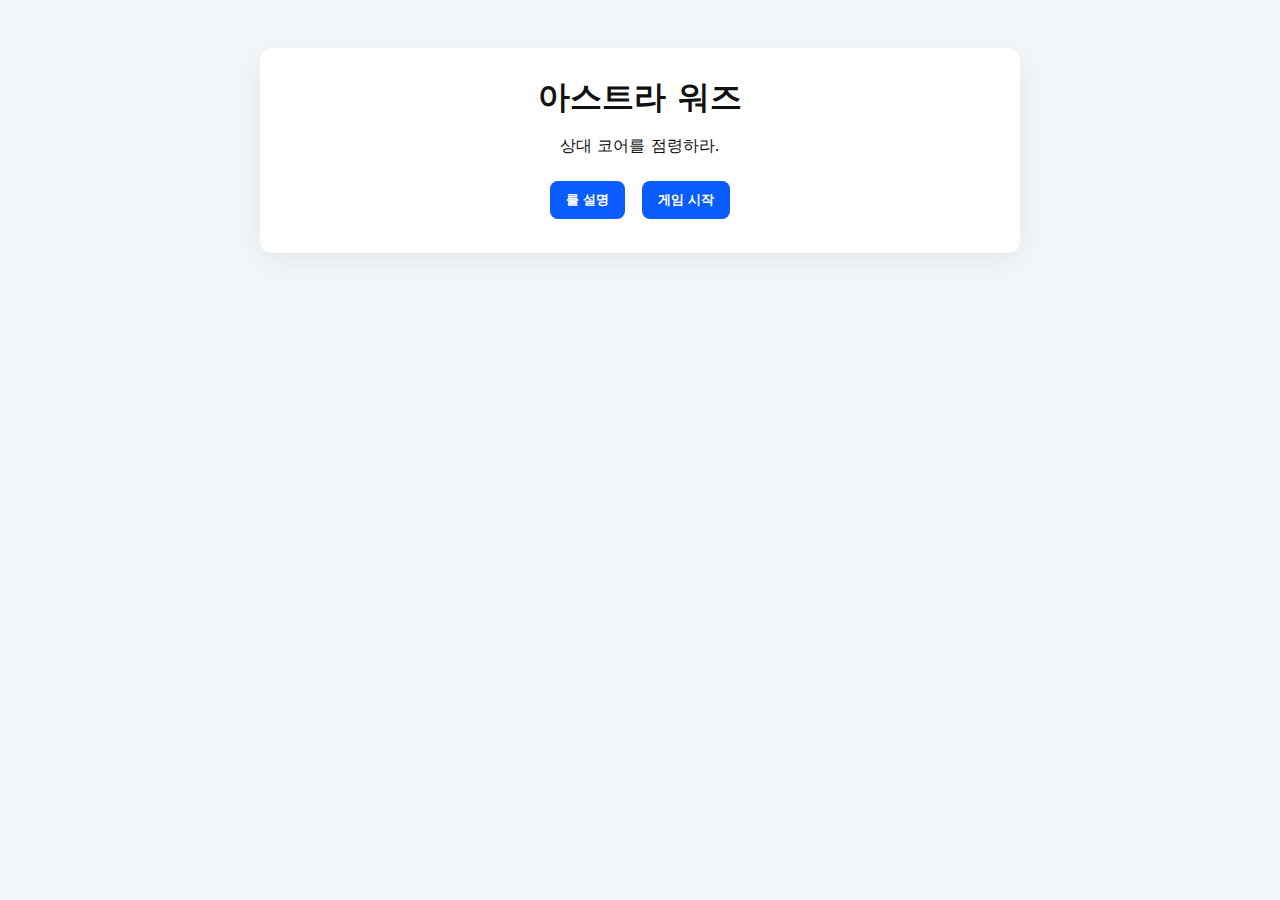
<file: index.html>
<!DOCTYPE html>
<html lang="ko">
<head>
  <meta charset="UTF-8" />
  <meta name="viewport" content="width=device-width,initial-scale=1" />
  <title>아스트라 워즈 — 메인</title>
  <link rel="stylesheet" href="style.css">
</head>
<body>
  <main class="menu">
    <h1>아스트라 워즈</h1>
    <p>상대 코어를 점령하라.</p>
    <div class="btns">
      <button onclick="location.href='rules.html'">룰 설명</button>
      <button onclick="location.href='game.html'">게임 시작</button>
    </div>
  </main>
</body>
</html>
</file>
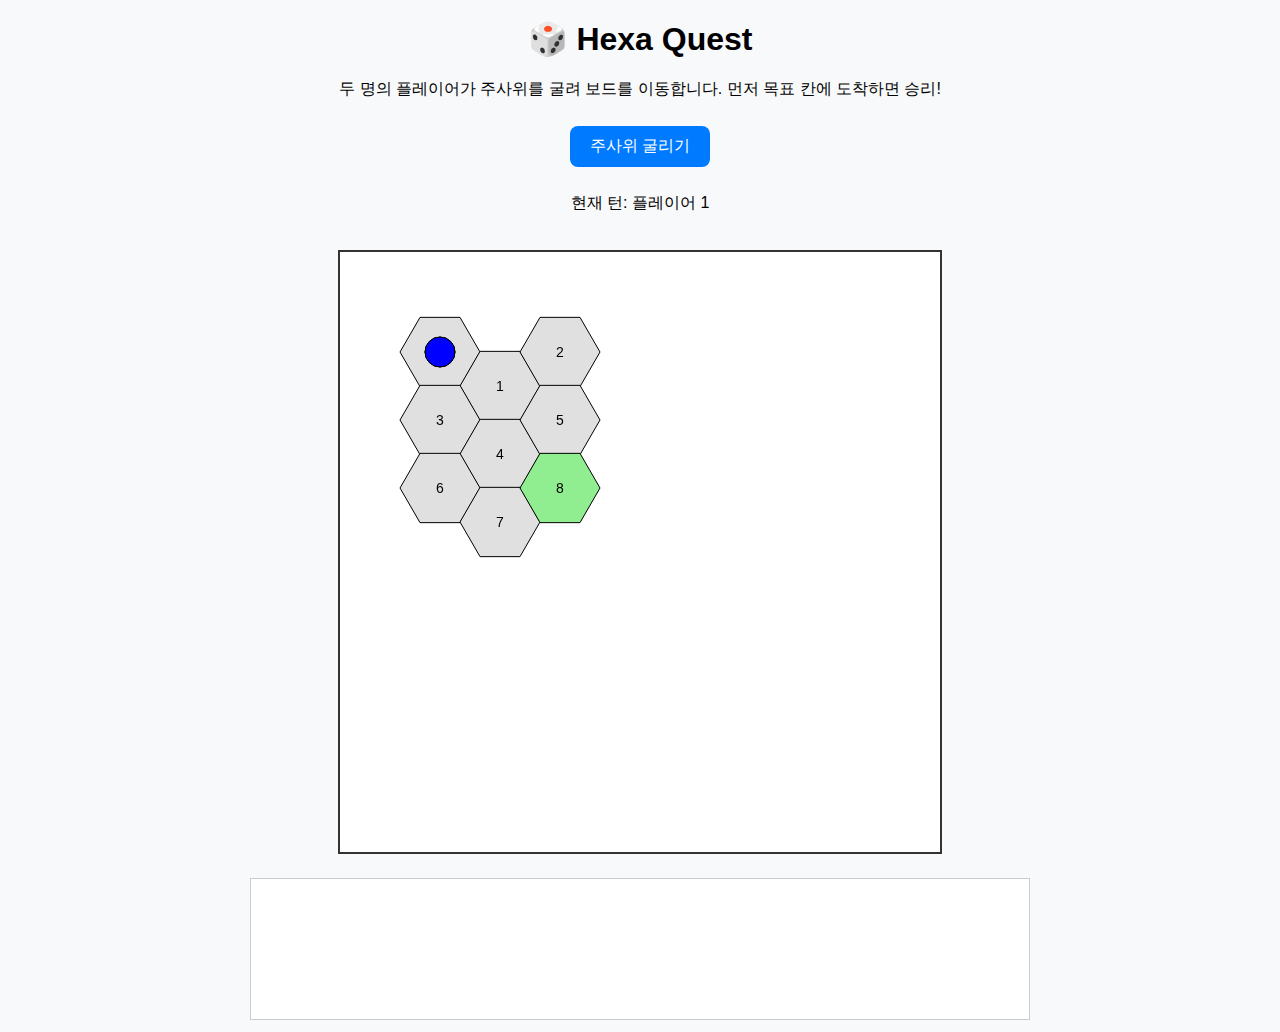
<file: Index.html>
<!DOCTYPE html>
<html lang="ko">
<head>
  <meta charset="UTF-8">
  <title>Hexa Quest</title>
  <style>
    body {
      text-align: center;
      font-family: Arial, sans-serif;
      background: #f8f9fa;
    }
    h1 { margin-top: 20px; }
    canvas {
      border: 2px solid #333;
      margin-top: 20px;
      background: #fff;
    }
    button {
      margin: 10px;
      padding: 10px 20px;
      font-size: 16px;
      border-radius: 8px;
      border: none;
      background: #007bff;
      color: white;
      cursor: pointer;
    }
    button:hover {
      background: #0056b3;
    }
    #log {
      margin-top: 20px;
      height: 120px;
      width: 60%;
      overflow-y: auto;
      border: 1px solid #ccc;
      padding: 10px;
      background: #fff;
      display: inline-block;
      text-align: left;
    }
  </style>
</head>
<body>
  <h1>🎲 Hexa Quest</h1>
  <p>두 명의 플레이어가 주사위를 굴려 보드를 이동합니다. 먼저 목표 칸에 도착하면 승리!</p>
  <button onclick="rollDice()">주사위 굴리기</button>
  <p id="turnInfo">현재 턴: 플레이어 1</p>
  <canvas id="board" width="600" height="600"></canvas>
  <div id="log"></div>

  <script>
    const canvas = document.getElementById("board");
    const ctx = canvas.getContext("2d");

    const hexRadius = 40;
    const boardRows = 3;
    const boardCols = 3;
    let cells = [];
    let players = [
      {pos: 0, color: "red"},
      {pos: 0, color: "blue"}
    ];
    let currentPlayer = 0;
    let gameOver = false;

    // 로그 출력 함수
    function log(message) {
      const logBox = document.getElementById("log");
      logBox.innerHTML += message + "<br>";
      logBox.scrollTop = logBox.scrollHeight;
    }

    // 육각형 그리기
    function drawHex(x, y, size, color, text) {
      ctx.beginPath();
      for (let i = 0; i < 6; i++) {
        let angle = Math.PI / 3 * i;
        let px = x + size * Math.cos(angle);
        let py = y + size * Math.sin(angle);
        if (i === 0) ctx.moveTo(px, py);
        else ctx.lineTo(px, py);
      }
      ctx.closePath();
      ctx.fillStyle = color;
      ctx.fill();
      ctx.stroke();

      // 텍스트 표시
      ctx.fillStyle = "black";
      ctx.font = "14px Arial";
      ctx.textAlign = "center";
      ctx.fillText(text, x, y+5);
    }

    // 보드 초기화
    function createBoard() {
      cells = [];
      let index = 0;
      for (let r = 0; r < boardRows; r++) {
        for (let c = 0; c < boardCols; c++) {
          let x = 100 + c * hexRadius * 1.5;
          let y = 100 + r * hexRadius * 1.7 + (c % 2 === 0 ? 0 : hexRadius * 0.85);
          cells.push({x, y, index});
          index++;
        }
      }
    }

    // 보드 그리기
    function drawBoard() {
      ctx.clearRect(0, 0, canvas.width, canvas.height);
      cells.forEach(cell => {
        let color = "#e0e0e0";
        if (cell.index === cells.length - 1) color = "#90ee90"; // 목표 칸
        drawHex(cell.x, cell.y, hexRadius, color, cell.index);
      });
      drawPlayers();
    }

    // 플레이어 표시
    function drawPlayers() {
      players.forEach((player, i) => {
        let cell = cells[player.pos];
        ctx.beginPath();
        ctx.arc(cell.x, cell.y, 15, 0, 2 * Math.PI);
        ctx.fillStyle = player.color;
        ctx.fill();
        ctx.stroke();
      });
    }

    // 주사위 굴리기
    function rollDice() {
      if (gameOver) return;
      let dice = Math.floor(Math.random() * 6) + 1;
      log(`플레이어 ${currentPlayer+1} 주사위: ${dice}`);
      movePlayer(currentPlayer, dice);
    }

    // 플레이어 이동
    function movePlayer(playerIndex, steps) {
      players[playerIndex].pos += steps;
      if (players[playerIndex].pos >= cells.length - 1) {
        players[playerIndex].pos = cells.length - 1;
        drawBoard();
        log(`🎉 플레이어 ${playerIndex+1} 승리!`);
        document.getElementById("turnInfo").textContent = `게임 종료`;
        gameOver = true;
        return;
      }
      drawBoard();
      currentPlayer = (currentPlayer + 1) % players.length;
      document.getElementById("turnInfo").textContent = `현재 턴: 플레이어 ${currentPlayer+1}`;
    }

    // 시작
    createBoard();
    drawBoard();
  </script>
</body>
</html>
</file>
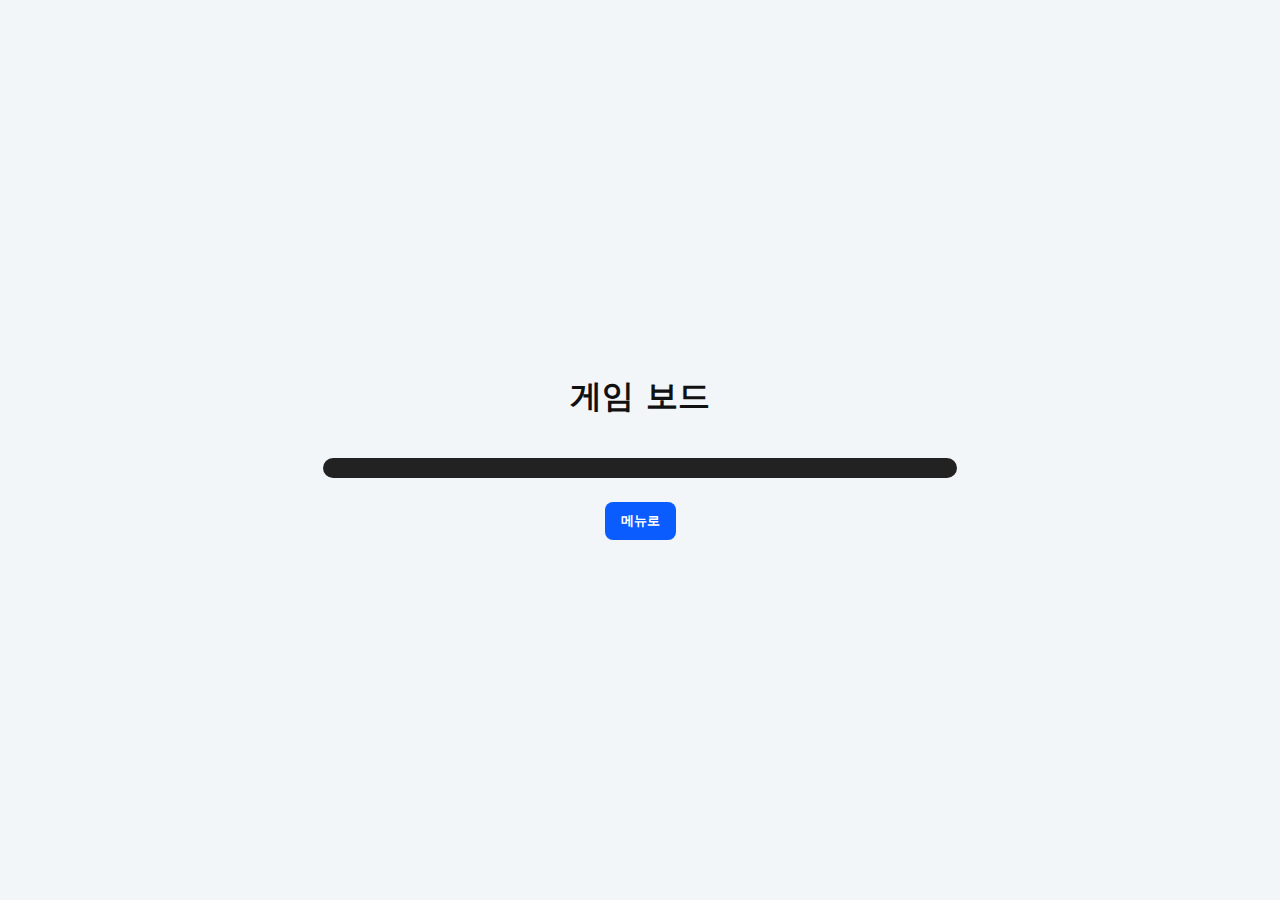
<file: game.html>
<!DOCTYPE html>
<html lang="ko">
<head>
  <meta charset="UTF-8">
  <title>게임 시작</title>
  <link rel="stylesheet" href="style.css">
</head>
<body>
  <div class="game-container">
    <h1>게임 보드</h1>
    <div id="board"></div>
    <button onclick="location.href='index.html'">메뉴로</button>
  </div>
  <script src="game.js"></script>
</body>
</html>
</file>
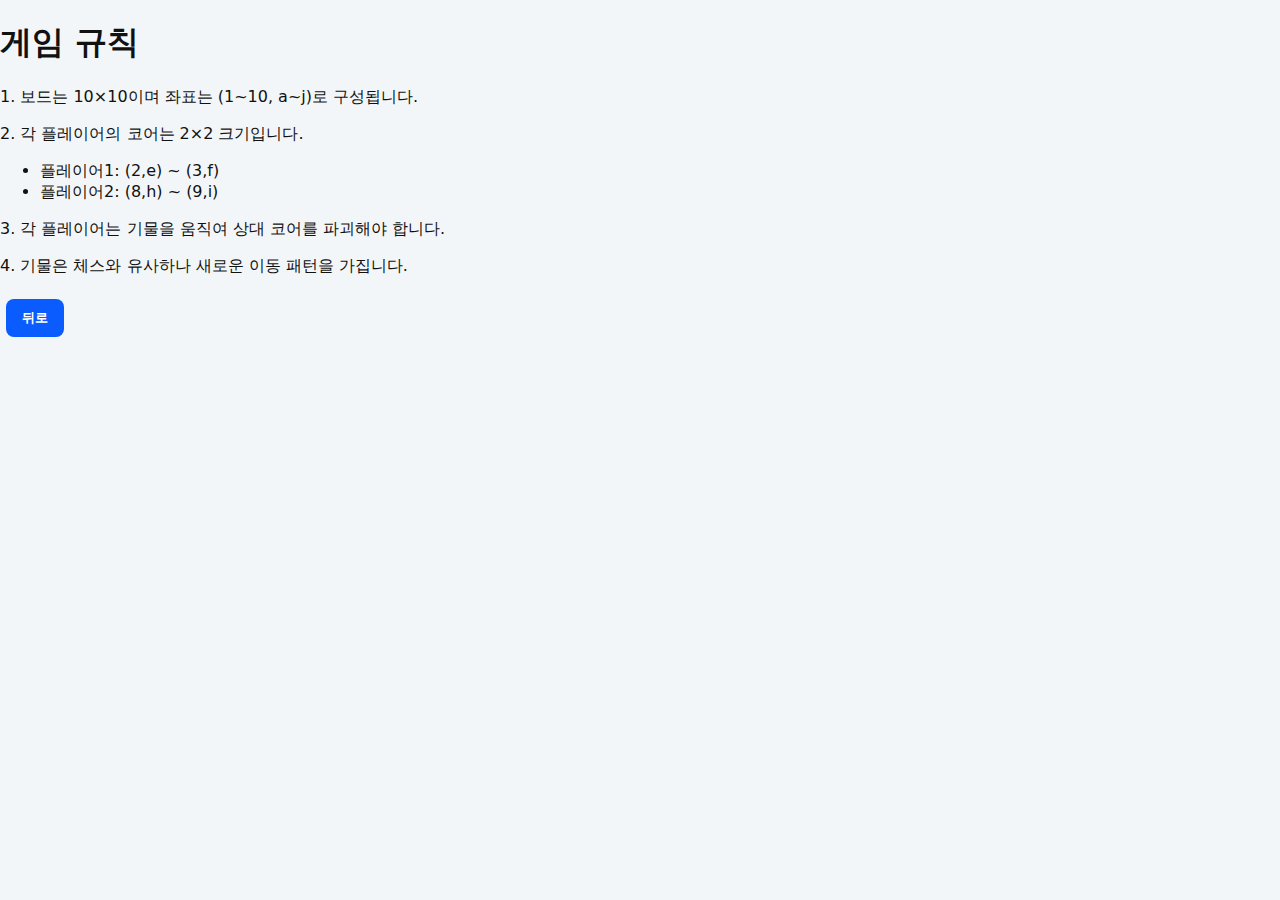
<file: rules.html>
<!DOCTYPE html>
<html lang="ko">
<head>
  <meta charset="UTF-8">
  <title>룰 설명</title>
  <link rel="stylesheet" href="style.css">
</head>
<body>
  <div class="rules">
    <h1>게임 규칙</h1>
    <p>1. 보드는 10×10이며 좌표는 (1~10, a~j)로 구성됩니다.</p>
    <p>2. 각 플레이어의 코어는 2×2 크기입니다.</p>
    <ul>
      <li>플레이어1: (2,e) ~ (3,f)</li>
      <li>플레이어2: (8,h) ~ (9,i)</li>
    </ul>
    <p>3. 각 플레이어는 기물을 움직여 상대 코어를 파괴해야 합니다.</p>
    <p>4. 기물은 체스와 유사하나 새로운 이동 패턴을 가집니다.</p>
    <button onclick="location.href='index.html'">뒤로</button>
  </div>
</body>
</html>
</file>
<file: style.css>
:root { --cell:56px; --gap:6px; --board-bg:#222; --panel-bg:#fff; --accent:#0b5cff; }

*{box-sizing:border-box}
body{
  margin:0;
  font-family:Inter,system-ui,Arial;
  background:#f3f6f8;
  color:#111;
  -webkit-font-smoothing:antialiased;
  -moz-osx-font-smoothing:grayscale;
}

/* 메인/룰 패널 */
.menu, .panel {
  max-width:760px;
  margin:48px auto;
  background:var(--panel-bg);
  padding:28px;
  border-radius:12px;
  box-shadow:0 8px 30px rgba(10,20,40,0.06);
  text-align:center;
}
.menu h1, .panel h1 { margin:0 0 12px; }
.btns{margin-top:18px;}
button{
  background:var(--accent);
  color:white;
  border:none;
  padding:10px 16px;
  border-radius:8px;
  font-weight:700;
  cursor:pointer;
  margin:6px;
}
button:active{transform:translateY(1px)}

/* 게임 화면: 중앙 정렬 */
.game-container{
  min-height:100vh;
  display:flex;
  flex-direction:column;
  align-items:center;
  justify-content:center;
  gap:18px;
  padding:24px;
}

/* 보드 래퍼는 가로세로 중앙 배치 */
.board-wrap{
  display:flex;
  align-items:center;
  justify-content:center;
  width:100%;
}

/* 보드 그리드 */
#board{
  display:grid;
  grid-template-columns: repeat(10, var(--cell));
  grid-auto-rows: var(--cell);
  gap: var(--gap);
  background: var(--board-bg);
  padding:10px;
  border-radius:10px;
}

/* 셀 스타일 */
.cell{
  background:#fff;
  border-radius:8px;
  width:var(--cell);
  height:var(--cell);
  display:flex;
  align-items:flex-start;
  justify-content:flex-start;
  padding:6px;
  position:relative;
  cursor:default;
  font-size:12px;
  color:#222;
}

/* 좌측 상단 좌표 레이블 */
.cell .coord{ position:absolute; left:6px; top:6px; font-size:11px; color:#666; }

/* 코어 표시 */
.core1{ background: linear-gradient(180deg,#ffecec,#ffdede); border:2px solid #ff7b7b; }
.core2{ background: linear-gradient(180deg,#eaf4ff,#d6ecff); border:2px solid #7bb7ff; }

/* 디버그 로그 */
.debug{ margin-top:12px; width:760px; max-width:90vw; background:#fff; padding:10px; border-radius:8px; border:1px solid #eef2ff; min-height:40px; overflow:auto; font-size:13px; color:#0b3b66;}
#status{font-weight:700;margin-bottom:8px;}
</file>
